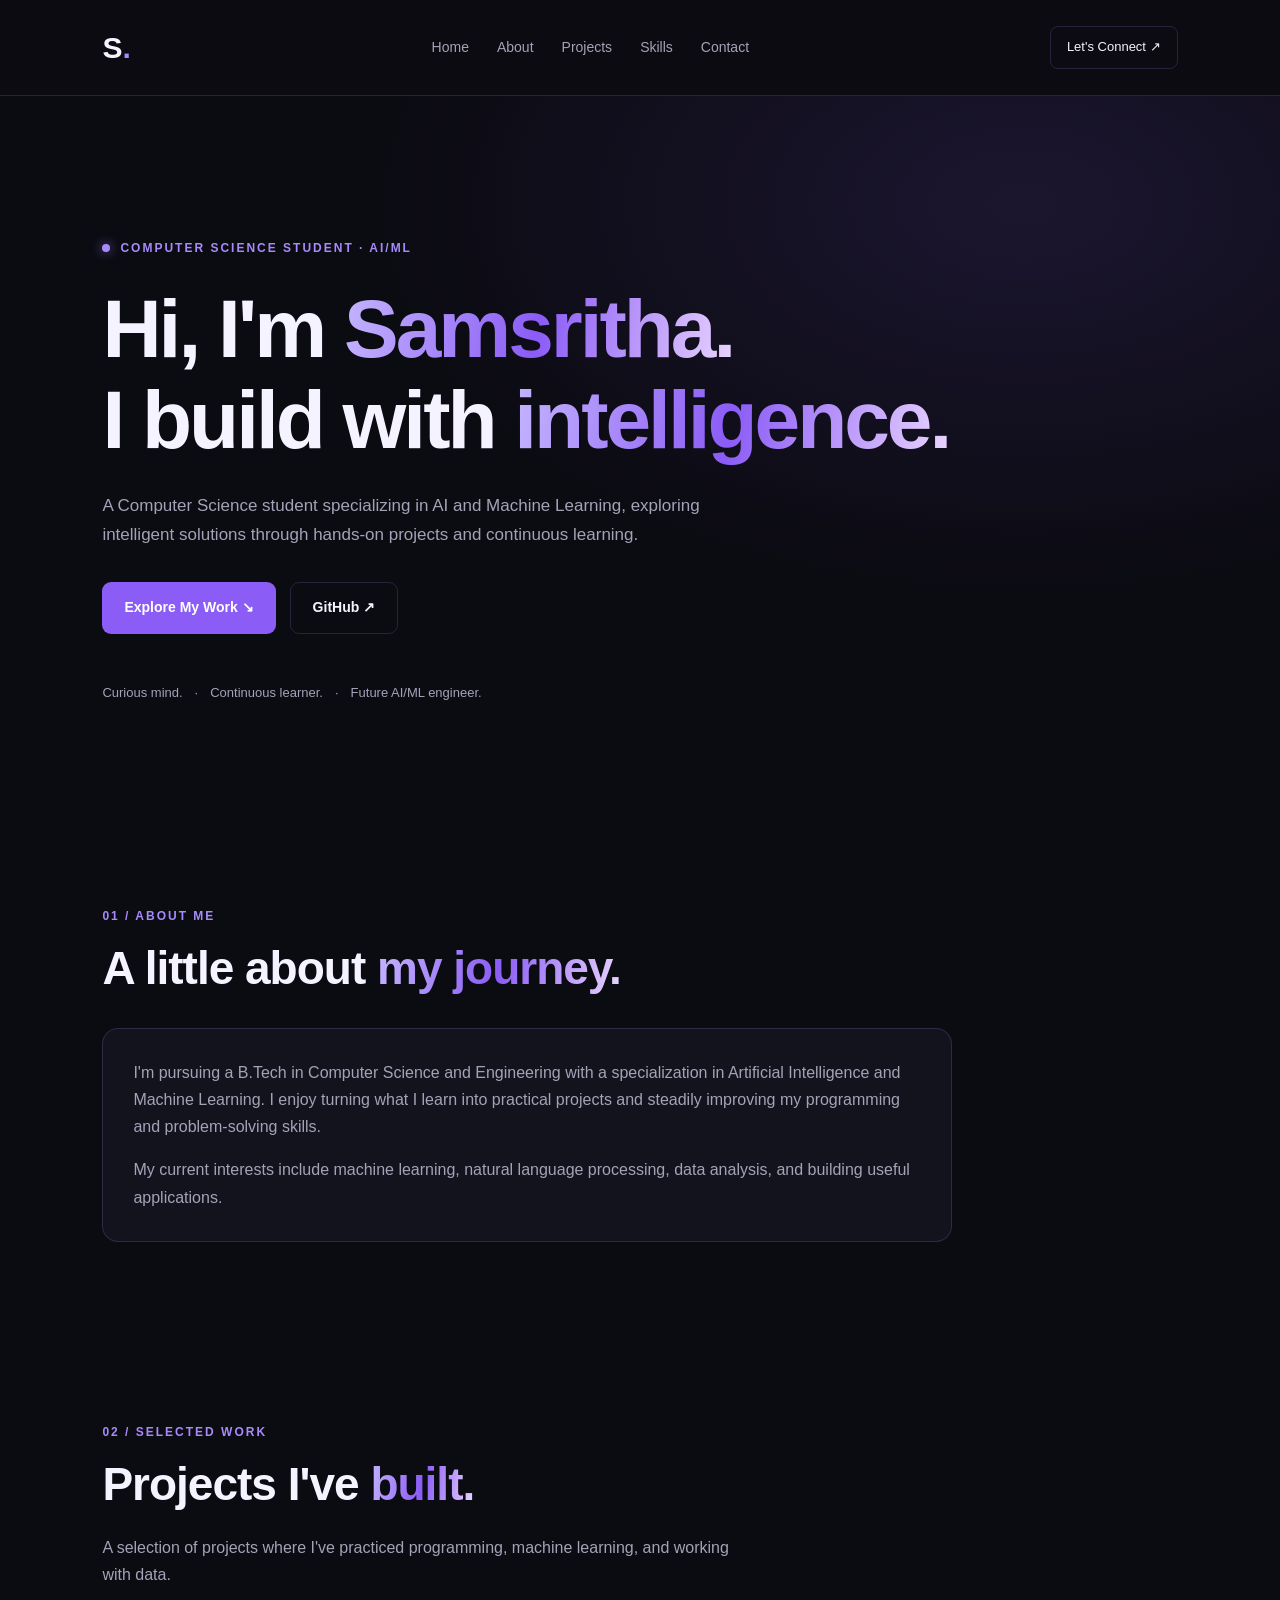
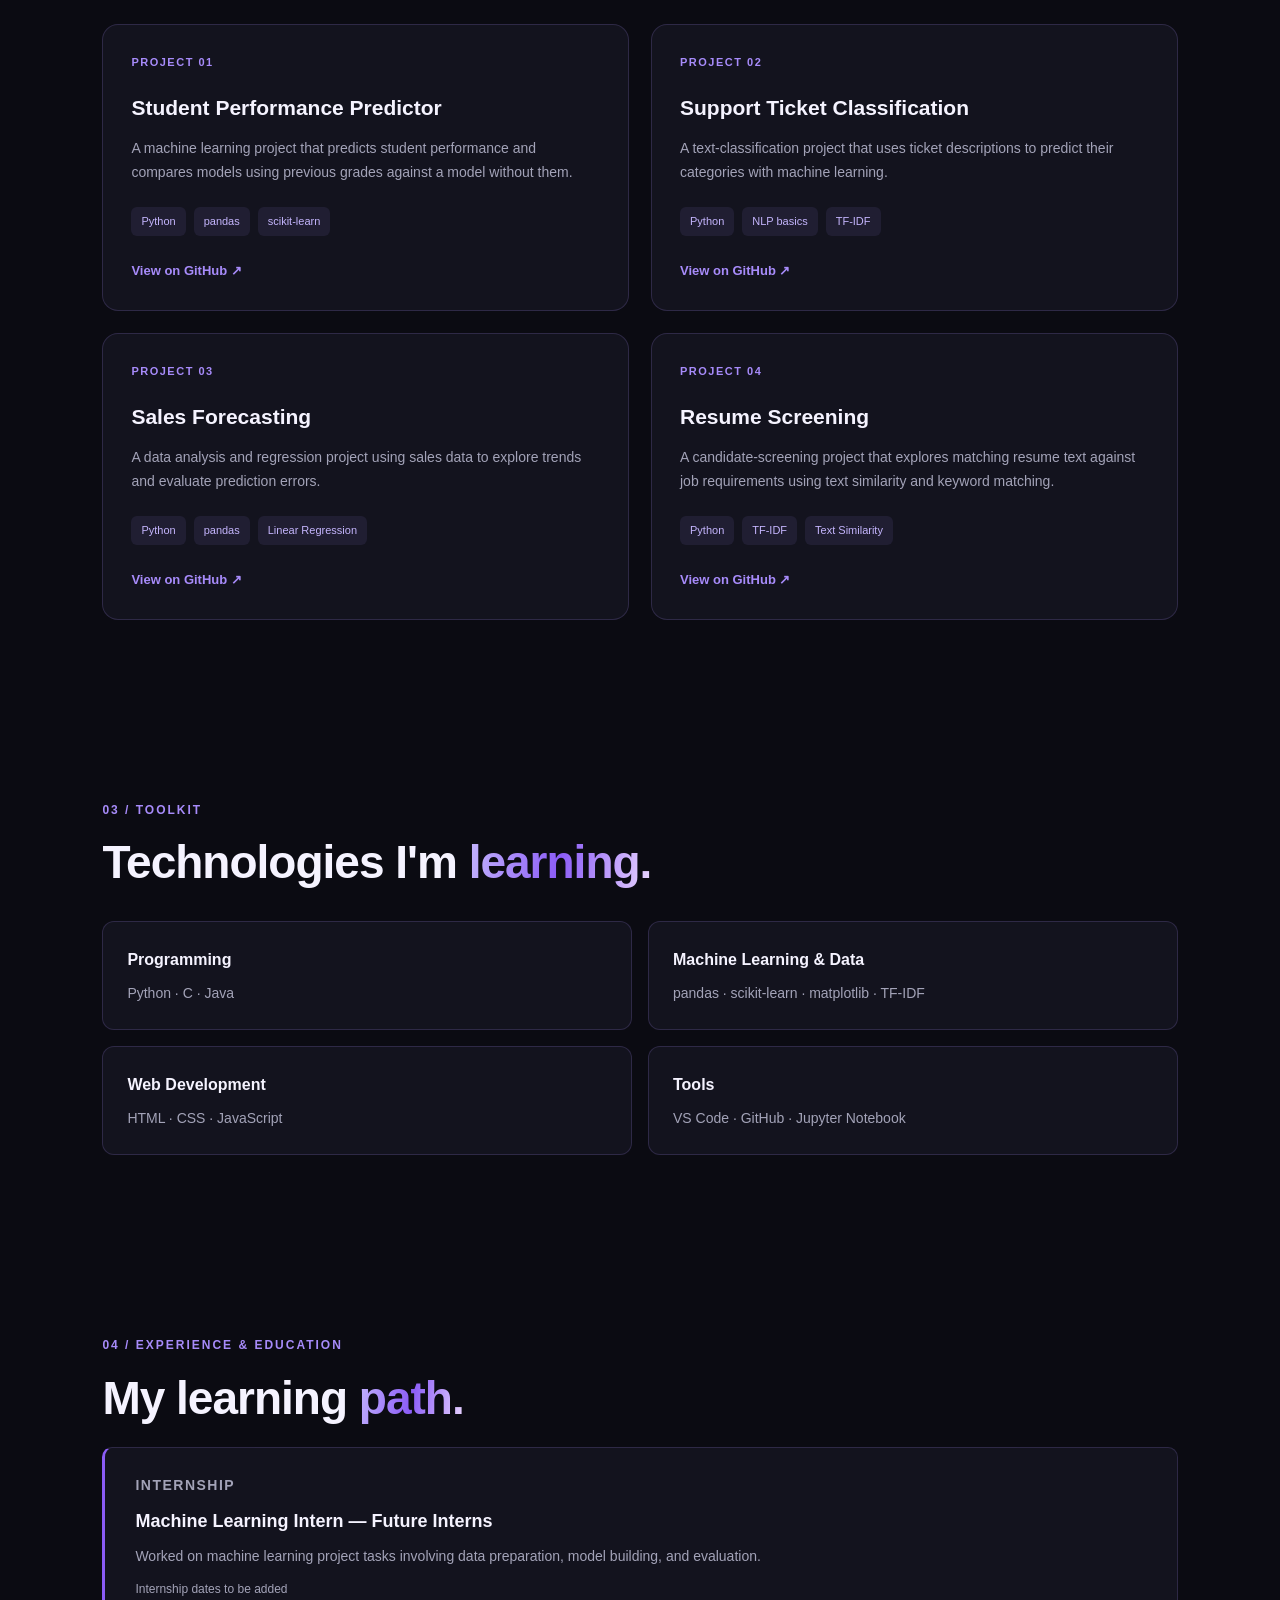
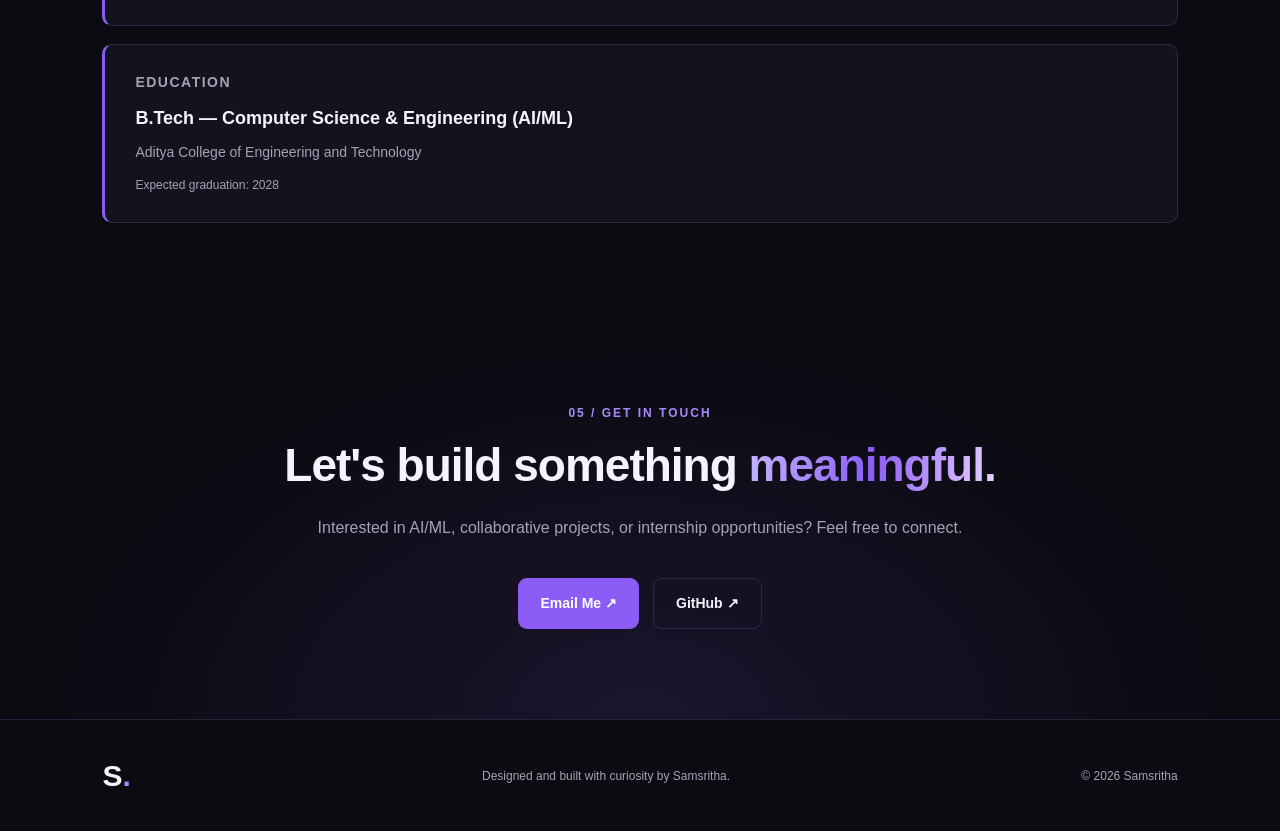
<file: index.html>
<!DOCTYPE html>
<html lang="en">

<head>
    <meta charset="UTF-8">
    <meta name="viewport" content="width=device-width, initial-scale=1.0">
    <meta name="description"
        content="Samsritha's portfolio — Computer Science student specializing in AI and Machine Learning.">
    <title>Samsritha | AI & Machine Learning Portfolio</title>
    <link rel="stylesheet" href="style.css">
</head>

<body>

    <header class="navbar">
        <a href="#home" class="logo">S<span>.</span></a>

        <nav>
            <a href="#home">Home</a>
            <a href="#about">About</a>
            <a href="#projects">Projects</a>
            <a href="#skills">Skills</a>
            <a href="#contact">Contact</a>
        </nav>

        <a href="#contact" class="nav-button">Let's Connect ↗</a>
    </header>

    <main>
        <section id="home" class="hero">
            <p class="eyebrow">
                <span class="status-dot"></span>
                COMPUTER SCIENCE STUDENT · AI/ML
            </p>


            <h1>
                Hi, I'm <span class="gradient-text">Samsritha.</span><br>
                I build with <span class="gradient-text">intelligence.</span>
            </h1>



            <p class="hero-description">
                A Computer Science student specializing in AI and Machine Learning,
                exploring intelligent solutions through hands-on projects and
                continuous learning.
            </p>


            <div class="hero-buttons">
                <a href="#projects" class="primary-button">Explore My Work ↘</a>
                <a href="https://github.com/samsritha552" target="_blank" rel="noopener noreferrer"
                    class="secondary-button">GitHub ↗</a>
            </div>

            <div class="hero-note">
                <span>Curious mind.</span>
                <span>Continuous learner.</span>
                <span>Future AI/ML engineer.</span>
            </div>
        </section>

        <section id="about" class="section">
            <p class="section-label">01 / ABOUT ME</p>
            <h2>A little about <span class="gradient-text">my journey.</span></h2>

            <div class="about-card">
                <p>
                    I'm pursuing a B.Tech in Computer Science and Engineering
                    with a specialization in Artificial Intelligence and
                    Machine Learning. I enjoy turning what I learn into
                    practical projects and steadily improving my programming
                    and problem-solving skills.
                </p>
                <p>
                    My current interests include machine learning, natural
                    language processing, data analysis, and building useful
                    applications.
                </p>
            </div>
        </section>

        <section id="projects" class="section">
            <p class="section-label">02 / SELECTED WORK</p>
            <h2>Projects I've <span class="gradient-text">built.</span></h2>
            <p class="section-description">
                A selection of projects where I've practiced programming,
                machine learning, and working with data.
            </p>

            <div class="project-grid">
                <article class="project-card">
                    <span class="project-number">PROJECT 01</span>
                    <h3>Student Performance Predictor</h3>
                    <p>
                        A machine learning project that predicts student
                        performance and compares models using previous grades
                        against a model without them.
                    </p>
                    <div class="tags">
                        <span>Python</span><span>pandas</span>
                        <span>scikit-learn</span>
                    </div>
                    <a href="https://github.com/samsritha552/student-performance-predictor" target="_blank"
                        rel="noopener noreferrer" class="project-link">View on GitHub ↗</a>
                </article>

                <article class="project-card">
                    <span class="project-number">PROJECT 02</span>
                    <h3>Support Ticket Classification</h3>
                    <p>
                        A text-classification project that uses ticket
                        descriptions to predict their categories with
                        machine learning.
                    </p>
                    <div class="tags">
                        <span>Python</span><span>NLP basics</span>
                        <span>TF-IDF</span>
                    </div>
                    <a href="https://github.com/samsritha552/support-ticket-classification" target="_blank"
                        rel="noopener noreferrer" class="project-link">View on GitHub ↗</a>
                </article>

                <article class="project-card">
                    <span class="project-number">PROJECT 03</span>
                    <h3>Sales Forecasting</h3>
                    <p>
                        A data analysis and regression project using sales
                        data to explore trends and evaluate prediction errors.
                    </p>
                    <div class="tags">
                        <span>Python</span><span>pandas</span>
                        <span>Linear Regression</span>
                    </div>
                    <a href="https://github.com/samsritha552/sales-forecasting-ml" target="_blank"
                        rel="noopener noreferrer" class="project-link">View on GitHub ↗</a>
                </article>

                <article class="project-card">
                    <span class="project-number">PROJECT 04</span>
                    <h3>Resume Screening</h3>
                    <p>
                        A candidate-screening project that explores matching
                        resume text against job requirements using text
                        similarity and keyword matching.
                    </p>
                    <div class="tags">
                        <span>Python</span><span>TF-IDF</span>
                        <span>Text Similarity</span>
                    </div>
                    <a href="https://github.com/samsritha552/resume-screening-ml" target="_blank"
                        rel="noopener noreferrer" class="project-link">View on GitHub ↗</a>
                </article>
            </div>
        </section>

        <section id="skills" class="section">
            <p class="section-label">03 / TOOLKIT</p>
            <h2>Technologies I'm <span class="gradient-text">learning.</span></h2>

            <div class="skills-grid">
                <div class="skill-card">
                    <h3>Programming</h3>
                    <p>Python · C · Java</p>
                </div>
                <div class="skill-card">
                    <h3>Machine Learning & Data</h3>
                    <p>pandas · scikit-learn · matplotlib · TF-IDF</p>
                </div>
                <div class="skill-card">
                    <h3>Web Development</h3>
                    <p>HTML · CSS · JavaScript</p>
                </div>
                <div class="skill-card">
                    <h3>Tools</h3>
                    <p>VS Code · GitHub · Jupyter Notebook</p>
                </div>
            </div>
        </section>

        <section id="experience" class="section">
            <p class="section-label">04 / EXPERIENCE & EDUCATION</p>
            <h2>My learning <span class="gradient-text">path.</span></h2>

            <div class="timeline-card">
                <p class="timeline-type">INTERNSHIP</p>
                <h3>Machine Learning Intern — Future Interns</h3>
                <p>
                    Worked on machine learning project tasks involving data
                    preparation, model building, and evaluation.
                </p>
                <p class="timeline-note">Internship dates to be added</p>
            </div>

            <div class="timeline-card">
                <p class="timeline-type">EDUCATION</p>
                <h3>B.Tech — Computer Science & Engineering (AI/ML)</h3>
                <p>Aditya College of Engineering and Technology</p>
                <p class="timeline-note">Expected graduation: 2028</p>
            </div>
        </section>

        <section id="contact" class="section contact-section">
            <p class="section-label">05 / GET IN TOUCH</p>
            <h2>Let's build something <span class="gradient-text">meaningful.</span></h2>
            <p class="section-description">
                Interested in AI/ML, collaborative projects, or internship
                opportunities? Feel free to connect.
            </p>

            <div class="hero-buttons">
                <a href="mailto:samsritha552@gmail.com" class="primary-button">
                    Email Me ↗
                </a>
                <a href="https://github.com/samsritha552" target="_blank" rel="noopener noreferrer"
                    class="secondary-button">GitHub ↗</a>
            </div>
        </section>
    </main>

    <footer class="footer">
        <a href="#home" class="logo">S<span>.</span></a>
        <p>Designed and built with curiosity by Samsritha.</p>
        <p>© <span id="year"></span> Samsritha</p>
    </footer>

    <script>
        document.getElementById("year").textContent =
            new Date().getFullYear();
    </script>

</body>

</html>
</file>
<file: style.css>
:root {
    --bg: #0b0b12;
    --bg-card: #13131e;
    --bg-card-hover: #191927;
    --purple: #a78bfa;
    --purple-bright: #8b5cf6;
    --text: #f5f3ff;
    --muted: #a3a3b8;
    --border: rgba(167, 139, 250, 0.18);
}

* {
    margin: 0;
    padding: 0;
    box-sizing: border-box;
    scroll-behavior: smooth;
}

body {
    font-family: "Segoe UI", Arial, sans-serif;
    background: var(--bg);
    color: var(--text);
    line-height: 1.7;
}

a {
    color: inherit;
    text-decoration: none;
}

::selection {
    background: var(--purple-bright);
    color: white;
}


/* =========================
   2. NAVIGATION BAR
========================= */

.navbar {
    width: 100%;
    padding: 22px 8%;
    display: flex;
    justify-content: space-between;
    align-items: center;
    gap: 24px;
    border-bottom: 1px solid var(--border);
    background: rgba(11, 11, 18, 0.92);
}

.logo {
    font-size: 30px;
    font-weight: 800;
    color: var(--text);
}

.logo span {
    color: var(--purple);
}

.navbar nav {
    display: flex;
    gap: 28px;
}

.navbar nav a {
    color: var(--muted);
    font-size: 14px;
    transition: color 0.25s ease;
}

.navbar nav a:hover {
    color: var(--purple);
}

.nav-button {
    padding: 9px 16px;
    border: 1px solid var(--border);
    border-radius: 8px;
    font-size: 13px;
    transition: background 0.25s ease;
}

.nav-button:hover {
    background: var(--bg-card-hover);
}


/* =========================
   3. HERO SECTION
========================= */

.hero {
    min-height: 80vh;
    padding: 120px 8% 90px;
    display: flex;
    flex-direction: column;
    align-items: flex-start;
    justify-content: center;
    background:
        radial-gradient(ellipse at 80% 15%,
            rgba(139, 92, 246, 0.13),
            transparent 45%);
}

.eyebrow,
.section-label {
    color: var(--purple);
    font-size: 12px;
    font-weight: 700;
    letter-spacing: 2px;
}

.eyebrow {
    display: flex;
    align-items: center;
    gap: 10px;
    margin-bottom: 24px;
}

.status-dot {
    width: 8px;
    height: 8px;
    background: #a78bfa;
    border-radius: 50%;
    box-shadow: 0 0 12px rgba(167, 139, 250, 0.7);
}

.hero h1 {
    font-size: clamp(46px, 7vw, 82px);
    line-height: 1.12;
    letter-spacing: -3px;
    margin-bottom: 26px;
}

.gradient-text {
    background: linear-gradient(100deg,
            #c4b5fd,
            #8b5cf6,
            #e9d5ff);
    -webkit-background-clip: text;
    background-clip: text;
    color: transparent;
}

.hero-description {
    max-width: 620px;
    color: var(--muted);
    font-size: 17px;
    margin-bottom: 32px;
}

.hero-buttons {
    display: flex;
    flex-wrap: wrap;
    gap: 14px;
}

.primary-button,
.secondary-button {
    display: inline-flex;
    align-items: center;
    justify-content: center;
    padding: 13px 22px;
    border-radius: 9px;
    font-size: 14px;
    font-weight: 600;
    transition: transform 0.25s ease, background 0.25s ease;
}

.primary-button {
    background: var(--purple-bright);
    color: white;
}

.primary-button:hover {
    background: #7c3aed;
    transform: translateY(-3px);
}

.secondary-button {
    border: 1px solid var(--border);
    color: var(--text);
}

.secondary-button:hover {
    background: var(--bg-card-hover);
    transform: translateY(-3px);
}

.hero-note {
    display: flex;
    flex-wrap: wrap;
    gap: 12px;
    margin-top: 48px;
    color: var(--muted);
    font-size: 13px;
}

.hero-note span:not(:last-child)::after {
    content: "·";
    color: var(--purple);
    margin-left: 12px;
}


/* =========================
   4. COMMON SECTION STYLES
========================= */

.section {
    padding: 90px 8%;
    scroll-margin-top: 24px;
}

.section-label {
    margin-bottom: 14px;
}

.section h2 {
    font-size: clamp(30px, 4vw, 46px);
    line-height: 1.25;
    letter-spacing: -1px;
    margin-bottom: 20px;
}

.section-description {
    max-width: 650px;
    color: var(--muted);
    margin-bottom: 36px;
}


/* =========================
   5. ABOUT SECTION
========================= */

.about-card {
    max-width: 850px;
    padding: 30px;
    margin-top: 30px;
    background: var(--bg-card);
    border: 1px solid var(--border);
    border-radius: 16px;
}

.about-card p {
    color: var(--muted);
}

.about-card p+p {
    margin-top: 16px;
}


/* =========================
   6. PROJECT CARDS
========================= */

.project-grid {
    display: grid;
    grid-template-columns: repeat(2, minmax(0, 1fr));
    gap: 22px;
    margin-top: 32px;
}

.project-card {
    padding: 28px;
    display: flex;
    flex-direction: column;
    align-items: flex-start;
    background: var(--bg-card);
    border: 1px solid var(--border);
    border-radius: 16px;
    transition:
        transform 0.25s ease,
        border-color 0.25s ease,
        background 0.25s ease;
}

.project-card:hover {
    transform: translateY(-5px);
    border-color: rgba(167, 139, 250, 0.6);
    background: var(--bg-card-hover);
}

.project-number {
    color: var(--purple);
    font-size: 11px;
    font-weight: 700;
    letter-spacing: 1.5px;
    margin-bottom: 18px;
}

.project-card h3 {
    font-size: 21px;
    margin-bottom: 12px;
}

.project-card p {
    color: var(--muted);
    font-size: 14px;
    margin-bottom: 22px;
}

.tags {
    display: flex;
    flex-wrap: wrap;
    gap: 8px;
    margin-top: auto;
    margin-bottom: 24px;
}

.tags span {
    padding: 5px 10px;
    border-radius: 6px;
    background: rgba(167, 139, 250, 0.09);
    color: #c4b5fd;
    font-size: 11px;
}

.project-link {
    color: var(--purple);
    font-size: 13px;
    font-weight: 700;
}

.project-link:hover {
    color: #ddd6fe;
}


/* =========================
   7. SKILLS SECTION
========================= */

.skills-grid {
    display: grid;
    grid-template-columns: repeat(2, minmax(0, 1fr));
    gap: 16px;
    margin-top: 30px;
}

.skill-card {
    padding: 24px;
    background: var(--bg-card);
    border: 1px solid var(--border);
    border-radius: 12px;
}

.skill-card h3 {
    font-size: 16px;
    margin-bottom: 8px;
}

.skill-card p {
    color: var(--muted);
    font-size: 14px;
}


/* =========================
   8. EXPERIENCE & EDUCATION
========================= */

.timeline-card {
    padding: 26px 30px;
    margin-top: 18px;
    background: var(--bg-card);
    border: 1px solid var(--border);
    border-left: 3px solid var(--purple-bright);
    border-radius: 10px;
}

.timeline-type {
    color: var(--purple);
    font-size: 11px;
    font-weight: 700;
    letter-spacing: 1.5px;
    margin-bottom: 8px;
}

.timeline-card h3 {
    font-size: 18px;
    margin-bottom: 8px;
}

.timeline-card p {
    color: var(--muted);
    font-size: 14px;
}

.timeline-card .timeline-note {
    margin-top: 10px;
    font-size: 12px;
}


/* =========================
   9. CONTACT SECTION
========================= */

.contact-section {
    text-align: center;
    background: radial-gradient(ellipse at 50% 100%,
            rgba(139, 92, 246, 0.12),
            transparent 65%);
}

.contact-section .section-description {
    margin-left: auto;
    margin-right: auto;
}

.contact-section .hero-buttons {
    justify-content: center;
}


/* =========================
   10. FOOTER
========================= */

.footer {
    padding: 30px 8%;
    border-top: 1px solid var(--border);
    display: flex;
    justify-content: space-between;
    align-items: center;
    flex-wrap: wrap;
    gap: 16px;
}

.footer p {
    color: var(--muted);
    font-size: 12px;
}


/* =========================
   11. MOBILE RESPONSIVENESS
========================= */

@media (max-width: 800px) {
    .navbar {
        padding: 18px 5%;
        flex-wrap: wrap;
    }

    .navbar nav {
        order: 3;
        width: 100%;
        justify-content: center;
        flex-wrap: wrap;
        gap: 18px;
    }

    .nav-button {
        margin-left: auto;
    }

    .hero {
        min-height: auto;
        padding: 90px 6%;
    }

    .section {
        padding: 70px 6%;
    }

    .project-grid,
    .skills-grid {
        grid-template-columns: 1fr;
    }

    .hero h1 {
        letter-spacing: -1.5px;
    }

    .footer {
        padding: 25px 6%;
        flex-direction: column;
        text-align: center;
    }
}

@media (max-width: 420px) {
    .navbar nav {
        gap: 12px;
    }

    .navbar nav a {
        font-size: 12px;
    }

    .nav-button {
        font-size: 12px;
        padding: 8px 10px;
    }

    .hero h1 {
        font-size: 43px;
    }

    .about-card,
    .project-card,
    .skill-card,
    .timeline-card {
        padding: 22px;
    }
}
</file>
